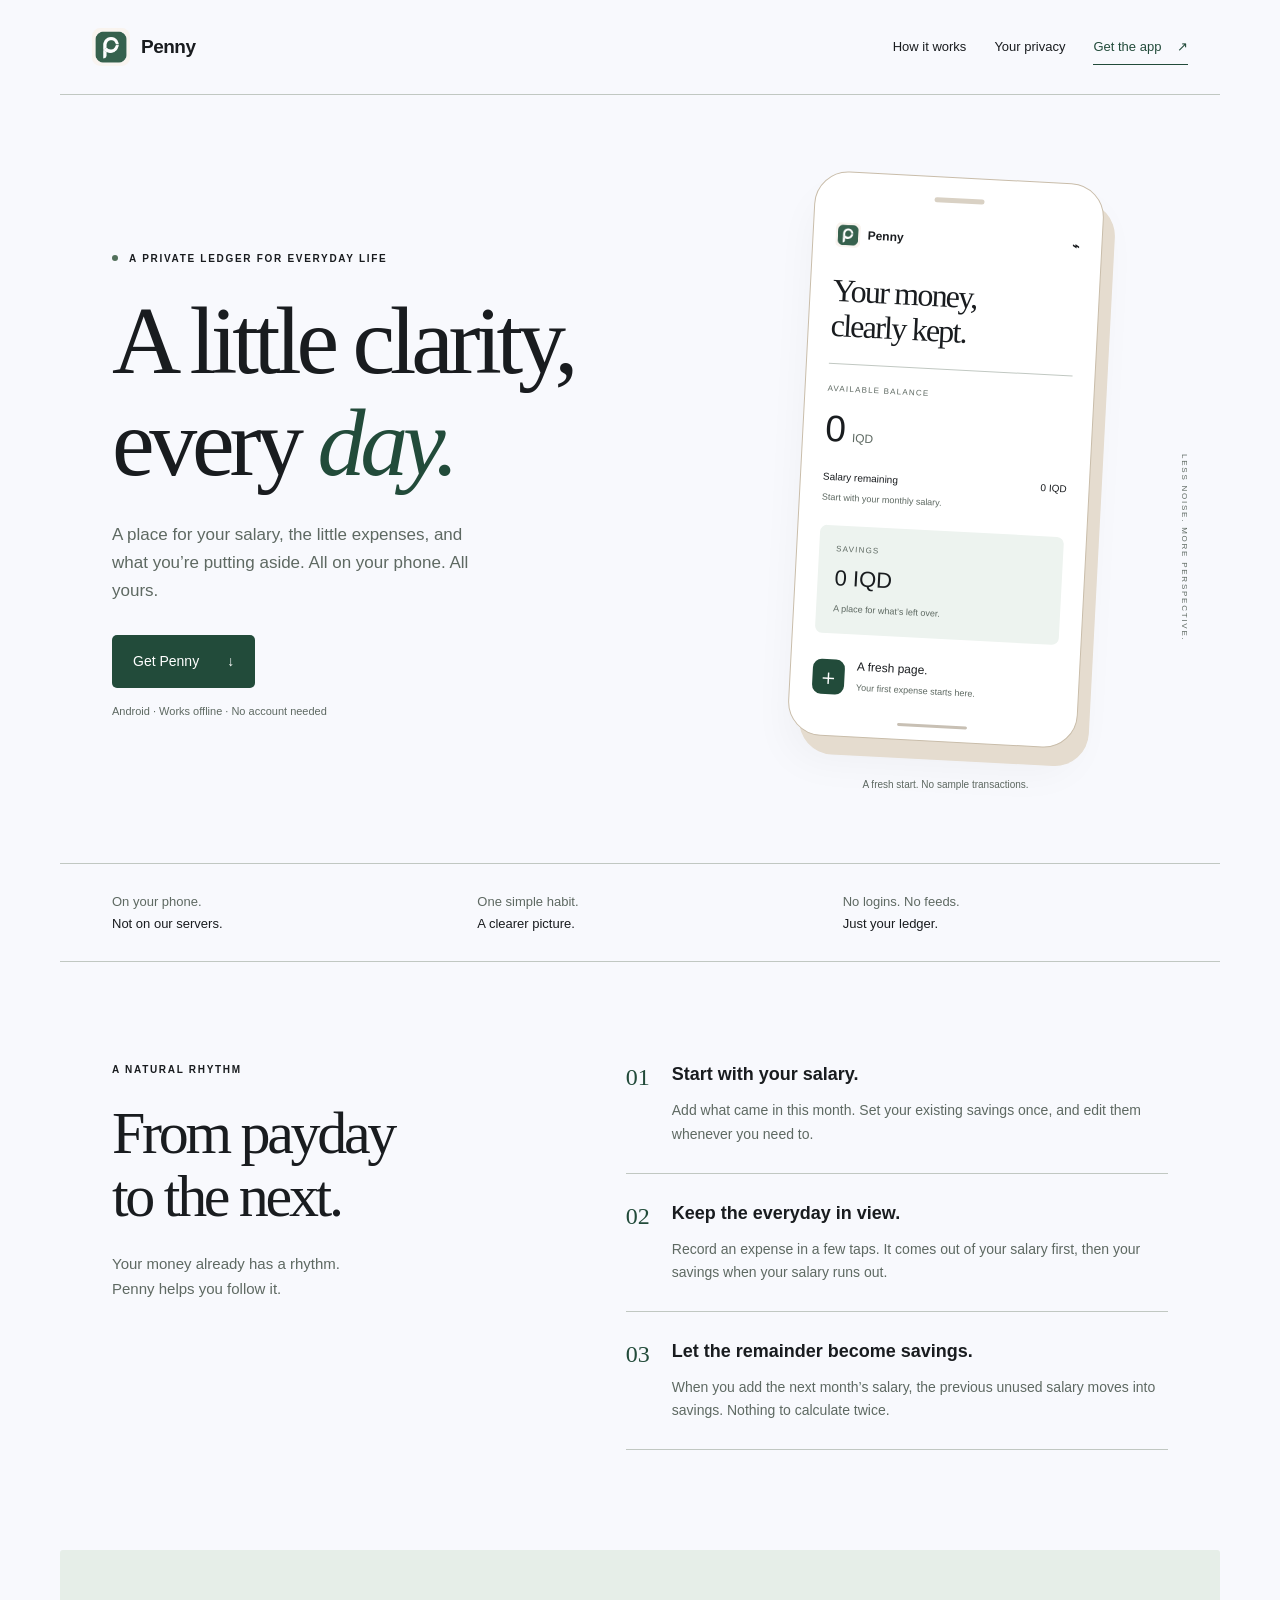
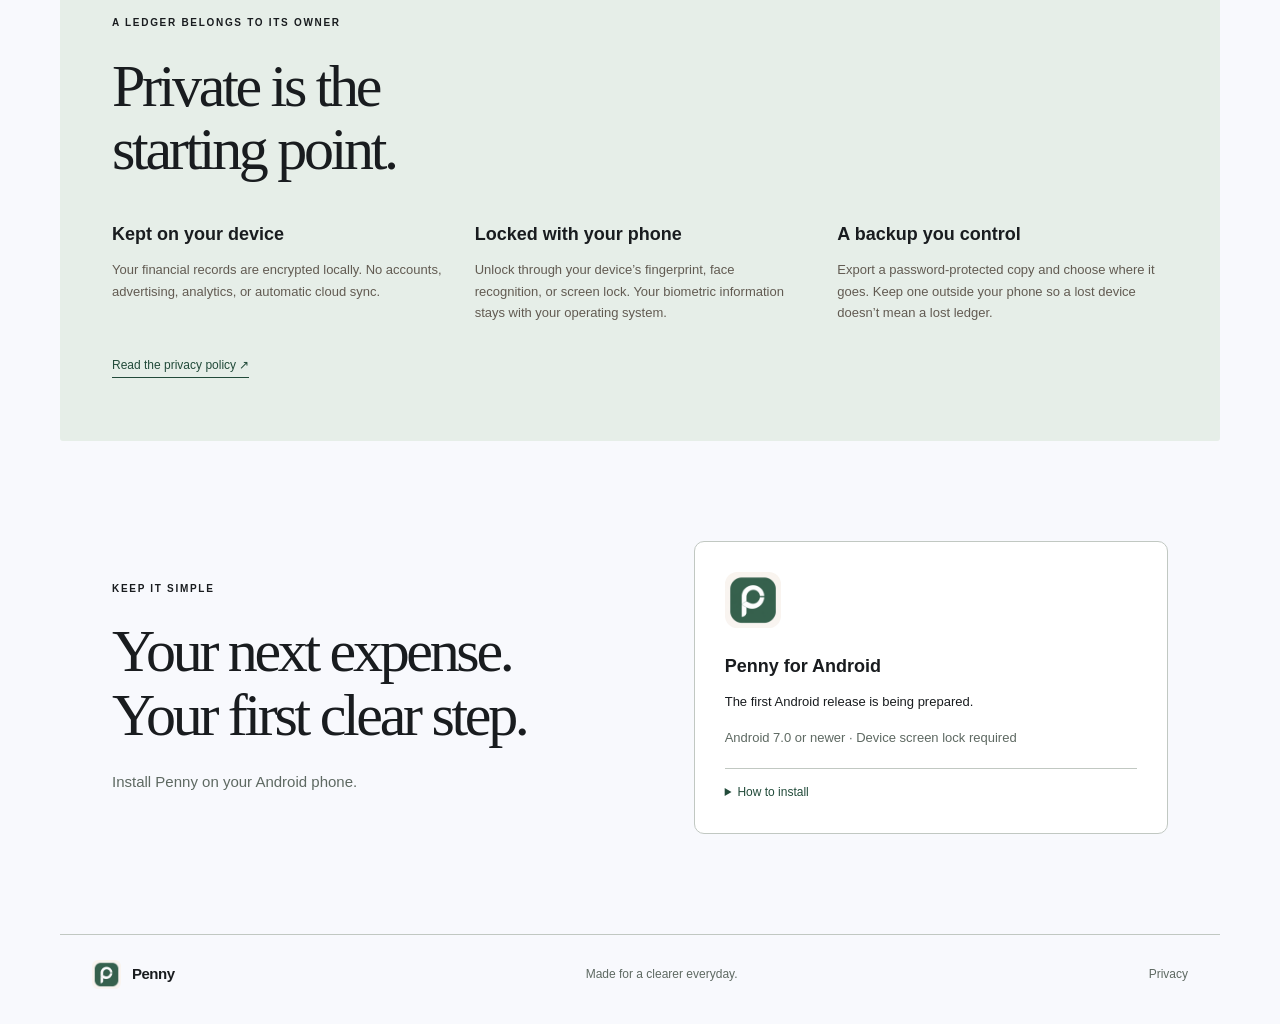
<file: landing/index.html>
<!doctype html>
<html lang="en"><head><meta charset="utf-8"><meta name="viewport" content="width=device-width,initial-scale=1"><meta name="description" content="Penny is a private, offline expense tracker for Android. Keep your salary, expenses and savings clearly together."><meta name="theme-color" content="#224b3a"><title>Penny — A little clarity, every day.</title><link rel="icon" href="logo.png" type="image/png"><link rel="stylesheet" href="style.css"></head>
<body><header><a class="brand" href="#" aria-label="Penny home"><img src="logo.png" width="38" height="38" alt="">Penny</a><nav aria-label="Main"><a href="#how">How it works</a><a href="#privacy">Your privacy</a><a class="nav-download" href="#download">Get the app <span aria-hidden="true">↗</span></a></nav></header>
<main><section class="hero"><div class="hero-copy"><p class="kicker"><span></span> A private ledger for everyday life</p><h1>A little clarity,<br>every <em>day.</em></h1><p class="intro">A place for your salary, the little expenses, and what you’re putting aside. All on your phone. All yours.</p><a class="button" href="#download">Get Penny <span aria-hidden="true">↓</span></a><p class="quiet">Android · Works offline · No account needed</p></div><div class="hero-object"><div class="vertical-caption" aria-hidden="true">LESS NOISE. MORE PERSPECTIVE.</div><div class="phone" role="img" aria-label="Illustration of a new, empty Penny: zero available balance, no salary yet, and zero savings."><div class="speaker"></div><div class="phone-head"><img src="logo.png" width="25" height="25" alt=""> Penny <span aria-hidden="true">⌁</span></div><h2>Your money,<br>clearly kept.</h2><div class="phone-rule"></div><p class="tiny-label">AVAILABLE BALANCE</p><div class="phone-money">0 <small>IQD</small></div><div class="phone-line"><span>Salary remaining</span><strong>0 IQD</strong></div><p class="phone-note">Start with your monthly salary.</p><div class="phone-savings"><p class="tiny-label">SAVINGS</p><strong>0 IQD</strong><p>A place for what’s left over.</p></div><div class="phone-empty"><span aria-hidden="true">＋</span><p>A fresh page.<br><small>Your first expense starts here.</small></p></div><div class="phone-bottom"></div></div><p class="object-caption">A fresh start. No sample transactions.</p></div></section>
<section class="principles" aria-label="App principles"><p>On your phone.<br><strong>Not on our servers.</strong></p><p>One simple habit.<br><strong>A clearer picture.</strong></p><p>No logins. No feeds.<br><strong>Just your ledger.</strong></p></section>
<section class="how" id="how"><div class="section-intro"><p class="kicker">A natural rhythm</p><h2>From payday<br>to the next.</h2><p>Your money already has a rhythm. Penny helps you follow it.</p></div><div class="steps"><article><span class="number">01</span><div><h3>Start with your salary.</h3><p>Add what came in this month. Set your existing savings once, and edit them whenever you need to.</p></div></article><article><span class="number">02</span><div><h3>Keep the everyday in view.</h3><p>Record an expense in a few taps. It comes out of your salary first, then your savings when your salary runs out.</p></div></article><article><span class="number">03</span><div><h3>Let the remainder become savings.</h3><p>When you add the next month’s salary, the previous unused salary moves into savings. Nothing to calculate twice.</p></div></article></div></section>
<section class="privacy" id="privacy"><p class="kicker">A ledger belongs to its owner</p><h2>Private is the<br>starting point.</h2><div class="privacy-grid"><article><h3>Kept on your device</h3><p>Your financial records are encrypted locally. No accounts, advertising, analytics, or automatic cloud sync.</p></article><article><h3>Locked with your phone</h3><p>Unlock through your device’s fingerprint, face recognition, or screen lock. Your biometric information stays with your operating system.</p></article><article><h3>A backup you control</h3><p>Export a password-protected copy and choose where it goes. Keep one outside your phone so a lost device doesn’t mean a lost ledger.</p></article></div><a href="privacy.html">Read the privacy policy <span aria-hidden="true">↗</span></a></section>
<section class="download" id="download"><div><p class="kicker">Keep it simple</p><h2>Your next expense.<br>Your first clear step.</h2><p>Install Penny on your Android phone.</p></div><div class="download-card"><img src="logo.png" width="56" height="56" alt=""><h3>Penny for Android</h3><p id="release-status" role="status">Checking release availability…</p><a id="apk-download" class="button" hidden download>Download Android APK <span aria-hidden="true">↓</span></a><p class="quiet" id="release-detail"></p><p class="quiet">Android 7.0 or newer · Device screen lock required</p><details><summary>How to install</summary><ol><li>Download the APK on your Android phone.</li><li>Open the downloaded file. If prompted, allow your browser to install this app.</li><li>Install and open Penny. Authenticate with your device, choose your currency in Settings, and add your salary.</li><li>For future updates, install over the existing app. Back up first; do not uninstall.</li></ol></details><details id="checksum-panel" hidden><summary>Verify the download</summary><p>SHA-256</p><code id="checksum"></code></details></div></section>
</main><footer><a class="brand" href="#"><img src="logo.png" width="29" height="29" alt="">Penny</a><p>Made for a clearer everyday.</p><a href="privacy.html">Privacy</a></footer><script src="release-data.js"></script><script src="release.js"></script></body></html>
</file>
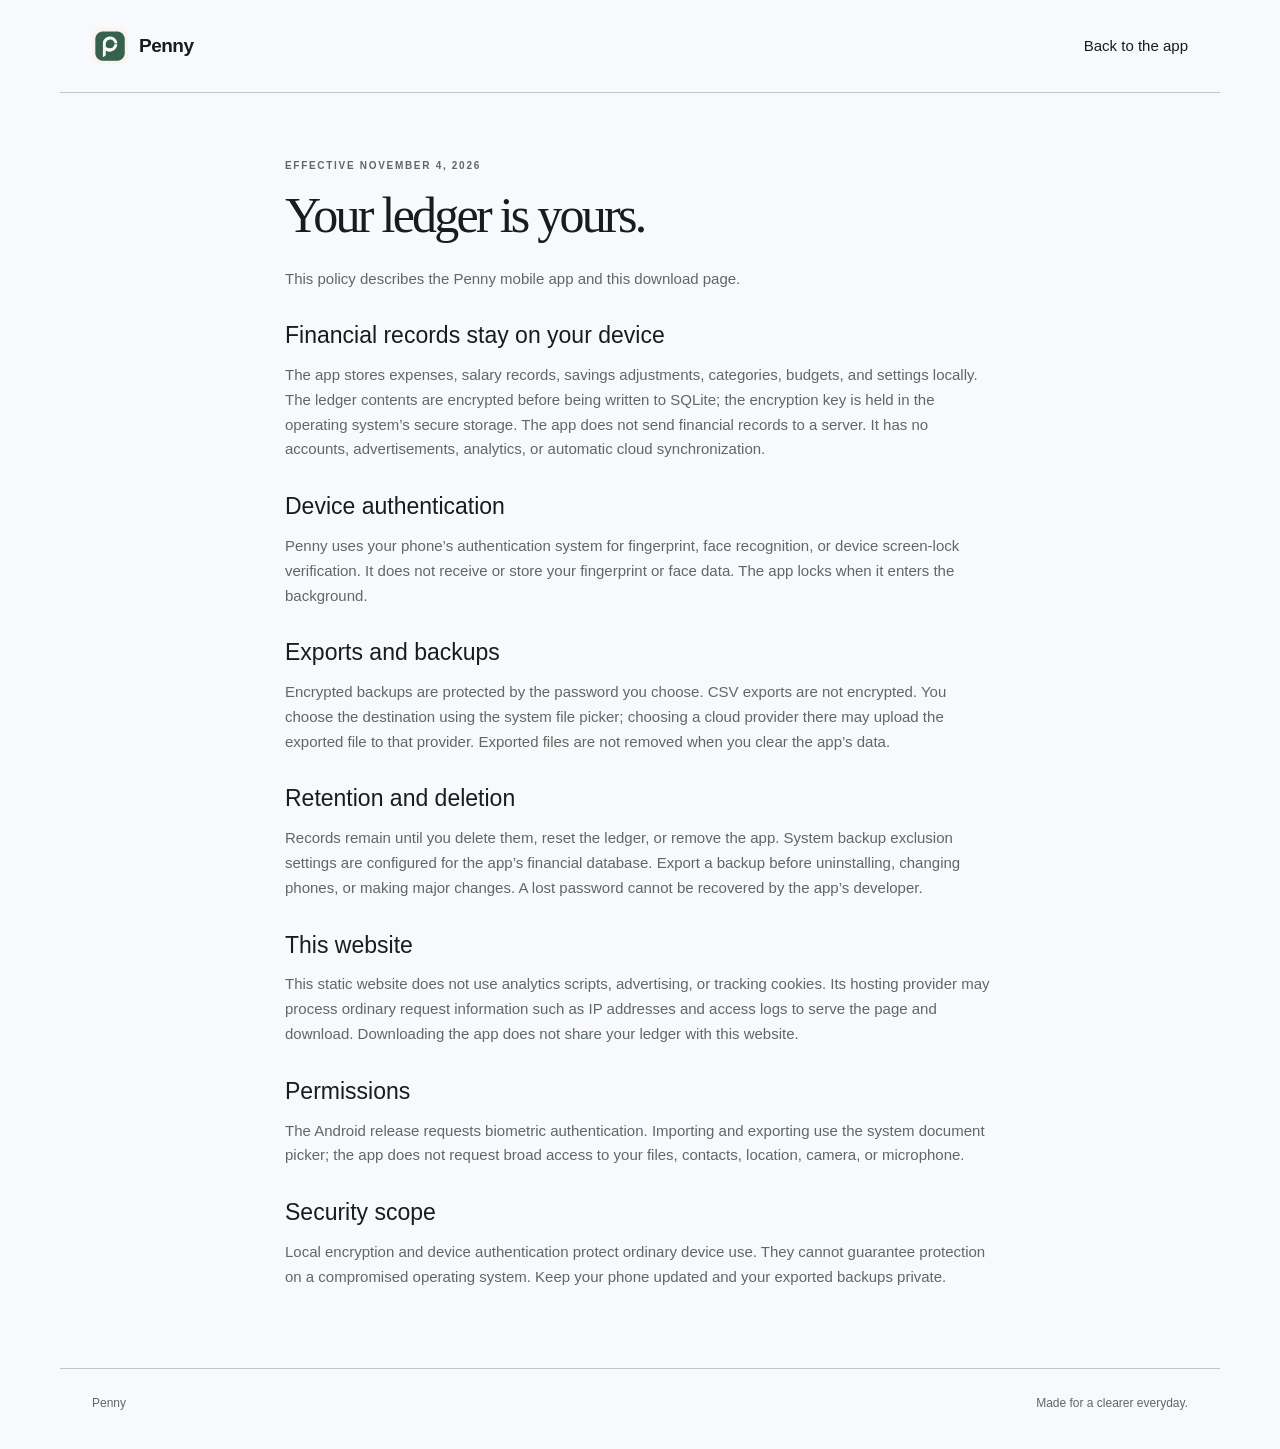
<file: landing/privacy.html>
<!doctype html><html lang="en"><head><meta charset="utf-8"><meta name="viewport" content="width=device-width,initial-scale=1"><title>Privacy — Penny</title><link rel="stylesheet" href="style.css"><link rel="icon" href="logo.png"></head><body><header><a class="brand" href="index.html"><img src="logo.png" width="36" height="36" alt="">Penny</a><a href="index.html">Back to the app</a></header><main class="policy"><p class="kicker">Effective November 4, 2026</p><h1>Your ledger is yours.</h1><p>This policy describes the Penny mobile app and this download page.</p><h2>Financial records stay on your device</h2><p>The app stores expenses, salary records, savings adjustments, categories, budgets, and settings locally. The ledger contents are encrypted before being written to SQLite; the encryption key is held in the operating system’s secure storage. The app does not send financial records to a server. It has no accounts, advertisements, analytics, or automatic cloud synchronization.</p><h2>Device authentication</h2><p>Penny uses your phone’s authentication system for fingerprint, face recognition, or device screen-lock verification. It does not receive or store your fingerprint or face data. The app locks when it enters the background.</p><h2>Exports and backups</h2><p>Encrypted backups are protected by the password you choose. CSV exports are not encrypted. You choose the destination using the system file picker; choosing a cloud provider there may upload the exported file to that provider. Exported files are not removed when you clear the app’s data.</p><h2>Retention and deletion</h2><p>Records remain until you delete them, reset the ledger, or remove the app. System backup exclusion settings are configured for the app’s financial database. Export a backup before uninstalling, changing phones, or making major changes. A lost password cannot be recovered by the app’s developer.</p><h2>This website</h2><p>This static website does not use analytics scripts, advertising, or tracking cookies. Its hosting provider may process ordinary request information such as IP addresses and access logs to serve the page and download. Downloading the app does not share your ledger with this website.</p><h2>Permissions</h2><p>The Android release requests biometric authentication. Importing and exporting use the system document picker; the app does not request broad access to your files, contacts, location, camera, or microphone.</p><h2>Security scope</h2><p>Local encryption and device authentication protect ordinary device use. They cannot guarantee protection on a compromised operating system. Keep your phone updated and your exported backups private.</p></main><footer><a href="index.html">Penny</a><span>Made for a clearer everyday.</span></footer></body></html>
</file>
<file: landing/style.css>
:root{--paper:#f8f9fd;--ink:#191c1f;--muted:#5e6962;--wine:#224b3a;--line:#c1c8c2;--white:#ffffff}*{box-sizing:border-box}html{scroll-behavior:smooth;scroll-padding-top:24px}body{margin:0;background:var(--paper);color:var(--ink);font:15px/1.65 -apple-system,BlinkMacSystemFont,"Segoe UI",sans-serif}a{color:inherit;text-decoration:none}a:focus-visible,summary:focus-visible{outline:3px solid #3a6351;outline-offset:6px}header,main,footer{max-width:1160px;margin:auto}header{padding:28px 32px;display:flex;align-items:center;justify-content:space-between;border-bottom:1px solid var(--line)}.brand{display:inline-flex;align-items:center;gap:11px;font-size:19px;font-weight:650;letter-spacing:-.5px}nav{display:flex;align-items:center;gap:28px;font-size:13px}nav a:hover{text-decoration:underline}.nav-download{border-bottom:1px solid var(--wine);padding:7px 0;color:var(--wine)}.nav-download span{margin-left:12px}h1,h2{font-family:Georgia,"Times New Roman",serif;font-weight:400;letter-spacing:-.055em;line-height:1.06;margin:0}h1{font-size:clamp(60px,7.8vw,96px)}h1 em{color:var(--wine);font-weight:400}h2{font-size:clamp(40px,4.9vw,60px)}h3{font-size:18px;line-height:1.4;font-weight:550;margin:0 0 12px}p{margin:0}button,a,summary{touch-action:manipulation}.hero{padding:82px 52px 70px;display:grid;grid-template-columns:1.25fr 1fr;gap:55px;align-items:center}.kicker{font-size:10px;letter-spacing:.17em;text-transform:uppercase;font-weight:650;margin-bottom:23px}.kicker>span{display:inline-block;width:6px;height:6px;border-radius:50%;background:#52705b;margin:0 7px 1px 0}.intro{font-size:17px;color:var(--muted);max-width:385px;margin:27px 0 30px}.button{background:var(--wine);color:var(--white);display:inline-flex;align-items:center;justify-content:space-between;gap:28px;border-radius:5px;padding:15px 21px;font-size:14px}.button:hover{background:#3a6351}.quiet{font-size:11px;color:var(--muted);margin-top:14px}.hero-object{position:relative;padding:0 12px}.phone{background:var(--white);width:290px;max-width:100%;padding:20px 22px 13px;border:1px solid #c9bdaa;border-radius:34px;box-shadow:12px 18px 0 #e5dccf,0 25px 40px #191c1f0a;transform:rotate(3deg);margin:auto}.speaker{background:#d9d1c4;width:50px;height:5px;border-radius:5px;margin:0 auto 25px}.phone-head{display:flex;align-items:center;gap:7px;font-size:12px;font-weight:600}.phone-head span{margin-left:auto}.phone h2{font-size:32px;margin:26px 0 20px;line-height:1.1}.phone-rule{height:1px;background:var(--line);margin-bottom:18px}.tiny-label{font-size:8px;letter-spacing:.15em;color:var(--muted)}.phone-money{font-size:37px;letter-spacing:-2px;margin:2px 0 10px}.phone-money small{font-size:12px;letter-spacing:0;color:var(--muted)}.phone-line{display:flex;justify-content:space-between;font-size:10px}.phone-line strong{font-weight:500}.phone-note{font-size:9px;color:var(--muted);margin:5px 0 20px}.phone-savings{padding:17px;background:#edf3ef;border-radius:7px}.phone-savings strong{display:block;font-size:22px;font-weight:400;margin:5px 0}.phone-savings>p:last-child{font-size:9px;color:var(--muted)}.phone-empty{display:flex;align-items:center;gap:12px;padding:23px 0 18px;font-size:12px}.phone-empty>span{background:var(--wine);color:var(--white);border-radius:9px;font-size:22px;width:32px;height:35px;text-align:center}.phone-empty small{font-size:9px;color:var(--muted)}.phone-bottom{height:3px;width:70px;background:#c8c0b4;margin:5px auto 0;border-radius:5px}.vertical-caption{position:absolute;right:-23px;top:45%;writing-mode:vertical-rl;font-size:8px;letter-spacing:.22em;color:var(--muted)}.object-caption{text-align:center;font-size:10px;margin-top:35px;color:var(--muted)}.principles{display:grid;grid-template-columns:repeat(3,1fr);border-block:1px solid var(--line);padding:27px 52px;gap:40px;color:var(--muted);font-size:13px}.principles strong{font-weight:500;color:var(--ink)}.how{padding:100px 52px;display:grid;grid-template-columns:1fr 1.25fr;gap:80px}.section-intro>p:last-child{color:var(--muted);max-width:250px;margin-top:23px}.steps article{display:flex;gap:22px;padding:0 0 27px;margin-bottom:27px;border-bottom:1px solid var(--line)}.steps article:last-child{margin-bottom:0}.steps p{font-size:14px;color:var(--muted)}.number{font-family:Georgia,serif;color:var(--wine);font-size:24px;line-height:1.3}.privacy{padding:65px 52px;background:#e6eee8;border-radius:3px}.privacy-grid{display:grid;grid-template-columns:repeat(3,1fr);gap:32px;margin:40px 0 28px}.privacy-grid p{font-size:13px;color:#625b52}.privacy>a{font-size:12px;color:var(--wine);border-bottom:1px solid var(--wine);padding-bottom:5px}.download{padding:100px 52px;display:grid;grid-template-columns:1.1fr 1fr;gap:60px;align-items:center}.download>div>p:last-child{margin-top:22px;color:var(--muted)}.download-card{padding:30px;border:1px solid var(--line);background:var(--white);border-radius:10px}.download-card>img{margin-bottom:18px}.download-card>p{font-size:13px}.download-card>.button{width:100%;margin-top:20px}details{border-top:1px solid var(--line);margin-top:20px;padding-top:14px;font-size:12px}summary{cursor:pointer;color:var(--wine)}ol{padding-left:18px;color:var(--muted)}li{margin:10px 0}code{font-size:10px;word-break:break-all}footer{padding:25px 32px 35px;border-top:1px solid var(--line);display:flex;justify-content:space-between;align-items:center;font-size:12px;color:var(--muted)}footer .brand{font-size:15px;color:var(--ink)}[hidden]{display:none!important}.policy{max-width:760px;padding:65px 25px}.policy h1{font-size:50px;margin-bottom:25px}.policy h2{font:500 23px/1.3 -apple-system,BlinkMacSystemFont,"Segoe UI",sans-serif;letter-spacing:0;margin:30px 0 12px}.policy p{margin-bottom:14px;color:var(--muted)}@media(max-width:800px){.hero{padding:55px 28px;gap:25px}.how{padding:65px 28px;gap:35px}.privacy{padding:45px 28px}.download{padding:65px 28px;gap:25px}.vertical-caption{display:none}.phone{width:265px;padding:20px}.principles{padding:25px 28px;gap:20px}nav{gap:16px}h1{font-size:65px}}@media(max-width:600px){header{padding:20px}nav>a:not(.nav-download){display:none}.brand{font-size:17px}.hero{grid-template-columns:1fr;padding:46px 24px 45px;gap:45px}h1{font-size:65px}.intro{font-size:16px}.phone{width:270px}.hero-object{padding:0}.principles{padding:24px;gap:17px;font-size:11px}.how{grid-template-columns:1fr;padding:58px 24px;gap:35px}.section-intro>p:last-child{max-width:100%}.privacy{margin:0 12px;padding:36px 24px}.privacy-grid{grid-template-columns:1fr;gap:26px;margin-top:30px}.download{grid-template-columns:1fr;padding:58px 24px;gap:32px}footer{padding:24px;flex-wrap:wrap;gap:20px}footer>p{order:3;width:100%}.download-card{padding:24px}}@media(prefers-reduced-motion:reduce){html{scroll-behavior:auto}}

.brand img,.phone-head img,.download-card>img{border-radius:22%;object-fit:cover}
</file>
